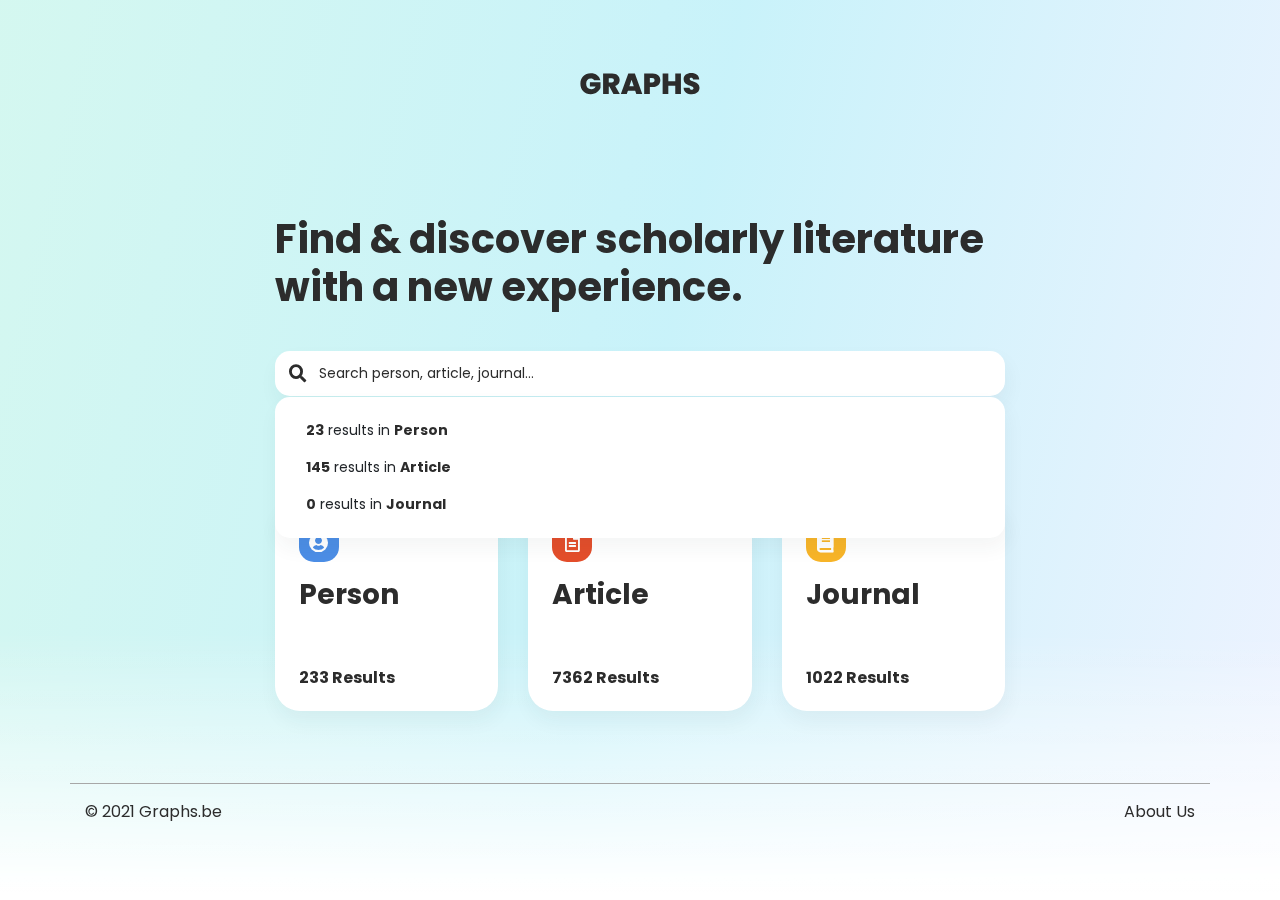
<file: index.html>
<!DOCTYPE html>
<html lang="en">
<head>
	<meta charset="UTF-8">
	<meta name="viewport" content="width=device-width, initial-scale=1, shrink-to-fit=no">
	<link rel="icon" type="image/png" href="images/favicon-small.png" sizes="16x16">
	<link rel="icon" type="image/png" href="images/favicon-large.png" sizes="32x32">
	<title>Graphs DB</title>
	<link rel="stylesheet" href="https://stackpath.bootstrapcdn.com/bootstrap/4.5.2/css/bootstrap.min.css">
	<link rel="stylesheet" type="text/css" href="style.css">
	<link rel="stylesheet" href="https://cdnjs.cloudflare.com/ajax/libs/font-awesome/5.15.2/css/all.min.css">
	<script src="https://ajax.googleapis.com/ajax/libs/jquery/3.5.1/jquery.min.js"></script>
	<script src="https://stackpath.bootstrapcdn.com/bootstrap/4.5.2/js/bootstrap.min.js"></script>

</head>

<body class="home-bg">	
	<div class="home-gradient"></div>
	<div class="container">
		<div class="row">
			<div class="col-12 offset-md-1 col-md-10 offset-lg-2 col-lg-8">
				<div class="logo py-5 my-4">
					<a href="index.html">
						<img src="images/graphs-logo.svg" class="mx-auto">
					</a>
				</div>
				<h1 class="pt-5">Find & discover scholarly literature with a new experience.</h1>
				<div class="form-group form-search py-4 my-3">
					<span class="fa fa-search form-icon"></span>
					<input type="text" class="form-control" placeholder="Search person, article, journal...">
					<div class="search-dropdown">
							<div class="list-autocomplete">
								<button type="button" class="dropdown-item"><em>23</em> results in <em>Person</em></button>
								<button type="button" class="dropdown-item"><em>145</em> results in <em>Article</em></button>
								<button type="button" class="dropdown-item"><em>0</em> results in <em>Journal</em></button>
							</div>
						</div>
				</div>
				<h2>Explore</h2>
				<div class="row pb-5 mb-4">
					<div class="col-12 col-md-4">
						<a href="listing.html" class="card-hover">
							<div class="card-m card-person">
								<span class="fa fa-user-circle card-icon"></span>
								<h3 class="pt-2 pb-3 pt-md-3 pb-md-5 mb-2">Person</h3>
								<h6>233 Results</h6>
							</div>
						</a>
					</div>
					<div class="col-12 col-md-4">
						<a href="listing.html" class="card-hover">
							<div class="card-m card-article">
								<span class="far fa-file-alt card-icon"></span>
								<h3 class="pt-2 pb-3 pt-md-3 pb-md-5 mb-2">Article</h3>
								<h6>7362 Results</h6>
							</div>
						</a>
					</div>
					<div class="col-12 col-md-4">
						<a href="listing.html" class="card-hover">
							<div class="card-m card-journal">
								<span class="fa fa-book card-icon"></span>
								<h3 class="pt-2 pb-3 pt-md-3 pb-md-5 mb-2">Journal</h3>
								<h6>1022 Results</h6>
							</div>
						</a>
					</div>
				</div>
			</div>
		</div>
		<div class="row py-3 footer">
			<div class="col-6">
				<p>&#169; 2021 <a href="index.html">Graphs.be</a></p>
			</div>
			<div class="col-6 text-right">
				<a href="about.html">About Us</a>
			</div>
		</div>
	</div>
</body>
</html>
</file>
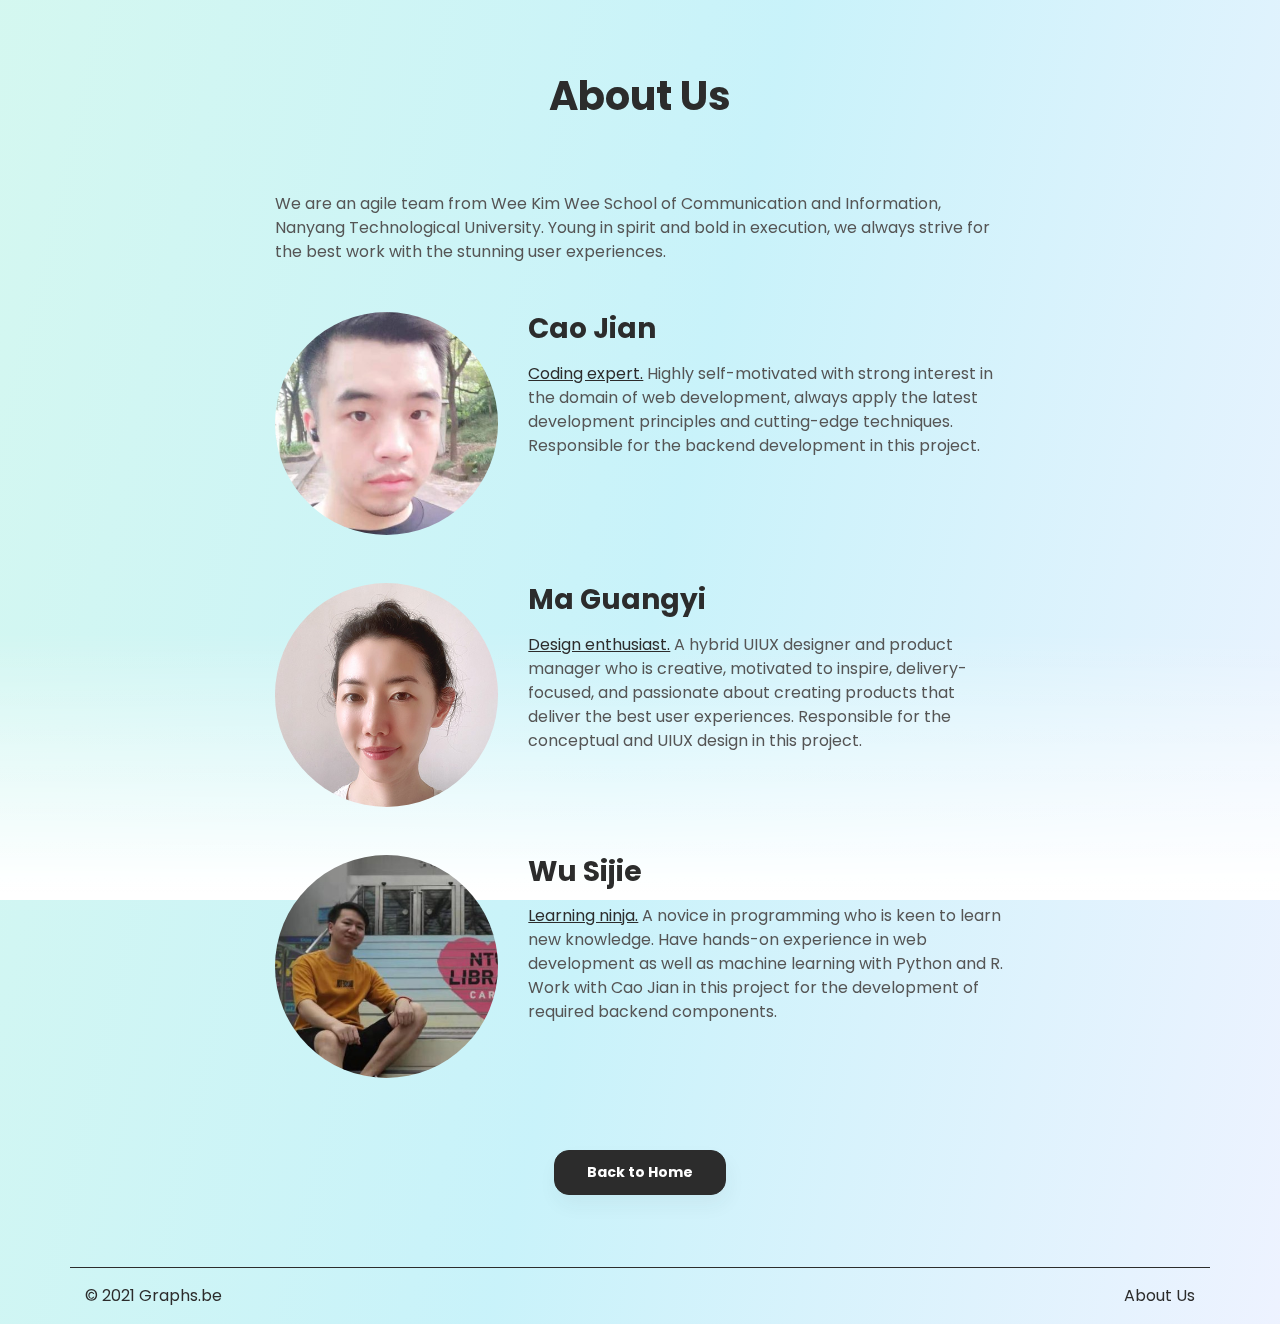
<file: about.html>
<!DOCTYPE html>
<html lang="en">
<head>
	<meta charset="UTF-8">
	<meta name="viewport" content="width=device-width, initial-scale=1, shrink-to-fit=no">
	<link rel="icon" type="image/png" href="images/favicon-small.png" sizes="16x16">
	<link rel="icon" type="image/png" href="images/favicon-large.png" sizes="32x32">
	<title>Graphs DB</title>
	<link rel="stylesheet" href="https://stackpath.bootstrapcdn.com/bootstrap/4.5.2/css/bootstrap.min.css">
	<link rel="stylesheet" type="text/css" href="style.css">
	<link rel="stylesheet" href="https://cdnjs.cloudflare.com/ajax/libs/font-awesome/5.15.2/css/all.min.css">
	<script src="https://ajax.googleapis.com/ajax/libs/jquery/3.5.1/jquery.min.js"></script>
	<script src="https://stackpath.bootstrapcdn.com/bootstrap/4.5.2/js/bootstrap.min.js"></script>

</head>

<body class="home-bg">	
	<div class="home-gradient"></div>
	<div class="container">
		<div class="row">
			<div class="col-12 offset-md-1 col-md-10 offset-lg-2 col-lg-8">
				<h1 class="py-5 my-4 text-center">About Us</h1>
				<p>We are an agile team from Wee Kim Wee School of Communication and Information, Nanyang Technological University. Young in spirit and bold in execution, we always strive for the best work with the stunning user experiences. </p>
				<div class="row pt-5">
					<div class="col-6 offset-3 col-md-4 offset-md-0 pb-5 pb-md-0">
						<img src="images/caojian.jpg" class="rounded-circle img-fluid" alt="Cao Jian">
					</div>
					<div class="col-12 col-md-8">
						<h3>Cao Jian</h3>
						<p class="pt-3"><u>Coding expert.</u> Highly self-motivated with strong interest in the domain of web development, always apply the latest development principles and cutting-edge techniques. Responsible for the backend development in this project.</p>
					</div>
				</div>
				<div class="row pt-5">
					<div class="col-6 offset-3 col-md-4 offset-md-0 pb-5 pb-md-0">
						<img src="images/maguangyi.jpg" class="rounded-circle img-fluid" alt="Ma Guangyi">
					</div>
					<div class="col-12 col-md-8">
						<h3>Ma Guangyi</h3>
						<p class="pt-3"><u>Design enthusiast.</u> A hybrid UIUX designer and product manager who is creative, motivated to inspire, delivery-focused, and passionate about creating products that deliver the best user experiences. Responsible for the conceptual and UIUX design in this project.</p>
					</div>
				</div>
				<div class="row pt-5">
					<div class="col-6 offset-3 col-md-4 offset-md-0 pb-5 pb-md-0">
						<img src="images/wusijie.jpg" class="rounded-circle img-fluid" alt="Wu Sijie">
					</div>
					<div class="col-12 col-md-8">
						<h3>Wu Sijie</h3>
						<p class="pt-3"><u>Learning ninja.</u> A novice in programming who is keen to learn new knowledge. Have hands-on experience in web development as well as machine learning with Python and R. Work with Cao Jian in this project for the development of required backend components.</p>
					</div>
				</div>
				<div class="row py-5">
					<div class="col-12 text-center">
						<a href="index.html"><button class="btn btn-dark my-4">Back to Home</button></a>
					</div>
				</div>
			</div>	
		</div>
		<div class="row py-3 footer">
			<div class="col-6">
				<p>&#169; 2021 <a href="index.html">Graphs.be</a></p>
			</div>
			<div class="col-6 text-right">
				<a href="about.html">About Us</a>
			</div>
		</div>
	</div>
</body>
</html>
</file>
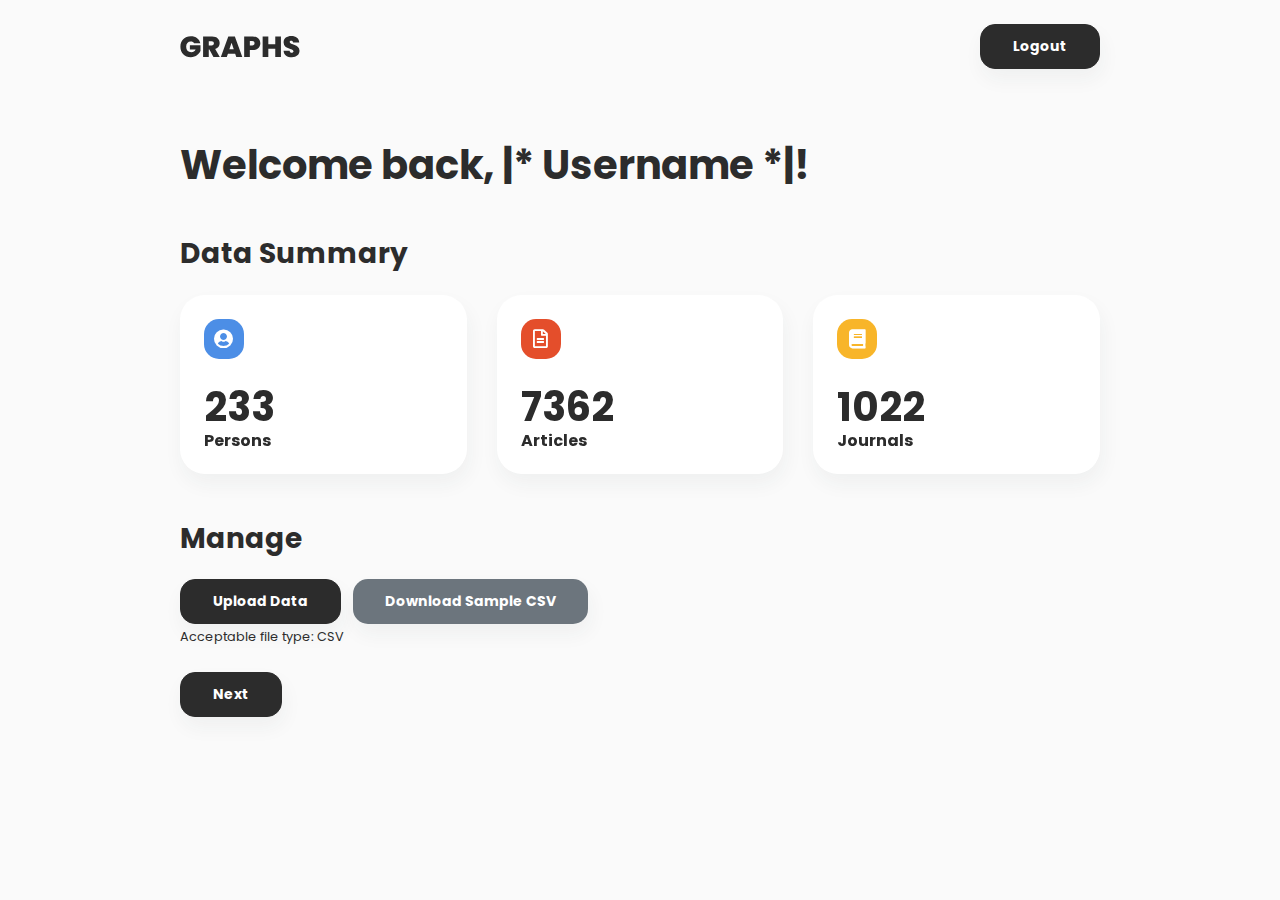
<file: admin-dash.html>
<!DOCTYPE html>
<html lang="en">
<head>
	<meta charset="UTF-8">
	<meta name="viewport" content="width=device-width, initial-scale=1, shrink-to-fit=no">
	<link rel="icon" type="image/png" href="images/favicon-small.png" sizes="16x16">
	<link rel="icon" type="image/png" href="images/favicon-large.png" sizes="32x32">
	<title>Graphs DB</title>
	<link rel="stylesheet" href="https://stackpath.bootstrapcdn.com/bootstrap/4.5.2/css/bootstrap.min.css">
	<link rel="stylesheet" type="text/css" href="style.css">
	<link rel="stylesheet" href="https://cdnjs.cloudflare.com/ajax/libs/font-awesome/5.15.2/css/all.min.css">
	<script src="https://ajax.googleapis.com/ajax/libs/jquery/3.5.1/jquery.min.js"></script>
	<script src="https://stackpath.bootstrapcdn.com/bootstrap/4.5.2/js/bootstrap.min.js"></script>

</head>

<body class="admin-bg">
	<div class="container pb-4">
		<div class="row">
			<div class="col-12 col-lg-10 offset-lg-1">
				<div class="row py-4">
					<div class="col-6 my-auto">
						<div class="logo">
							<a href="index.html">
								<img src="images/graphs-logo.svg">	
							</a>
						</div>
					</div>
					<div class="col-6">
						<button class="btn btn-dark float-right"><a href="login.html">Logout</a></button>
					</div>
				</div>
			</div>
		</div>
		<div class="row pt-5">
			<div class="col-12 col-lg-10 offset-lg-1">
				<h1>Welcome back, |* Username *|!</h1>
				<h3 class="pt-5">Data Summary</h3>
				<div class="row">
					<div class="col-12 col-md-4">
							<div class="card-m card-person">
								<span class="fa fa-user-circle card-icon"></span>
								<h1 class="pt-4">233</h1>
								<h6>Persons</h6>
							</div>
					</div>
					<div class="col-12 col-md-4">
							<div class="card-m card-article">
								<span class="far fa-file-alt card-icon"></span>
								<h1 class="pt-4">7362</h1>
								<h6>Articles</h6>
							</div>
					</div>
					<div class="col-12 col-md-4">
							<div class="card-m card-journal">
								<span class="fa fa-book card-icon"></span>
								<h1 class="pt-4">1022</h1>
								<h6>Journals</h6>
							</div>
					</div>
				</div>
				<h3 class="pt-5">Manage</h3>
				<button class="btn btn-dark mt-4">Upload Data</button>
				<button class="btn btn-secondary ml-2 mt-4">Download Sample CSV</button>
				<p><small>Acceptable file type: CSV</small></p>
				<button class="btn btn-dark mt-4"><a href="admin-validate.html">Next</a></button>
			</div>
		</div>
	</div>
</div>
</body>
</html>
</file>
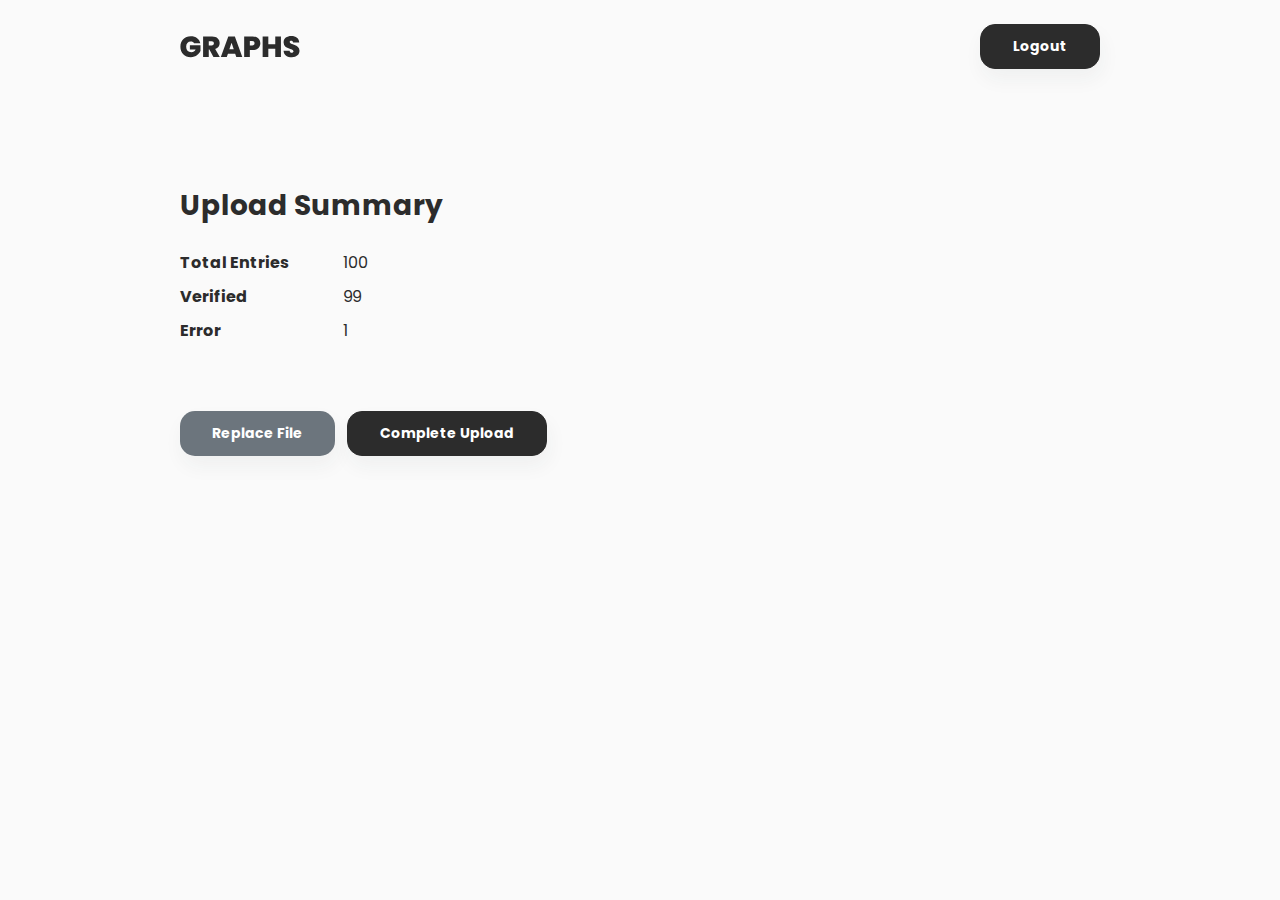
<file: admin-validate.html>
<!DOCTYPE html>
<html lang="en">
<head>
	<meta charset="UTF-8">
	<meta name="viewport" content="width=device-width, initial-scale=1, shrink-to-fit=no">
	<link rel="icon" type="image/png" href="images/favicon-small.png" sizes="16x16">
	<link rel="icon" type="image/png" href="images/favicon-large.png" sizes="32x32">
	<title>Graphs DB</title>
	<link rel="stylesheet" href="https://stackpath.bootstrapcdn.com/bootstrap/4.5.2/css/bootstrap.min.css">
	<link rel="stylesheet" type="text/css" href="style.css">
	<link rel="stylesheet" href="https://cdnjs.cloudflare.com/ajax/libs/font-awesome/5.15.2/css/all.min.css">
	<script src="https://ajax.googleapis.com/ajax/libs/jquery/3.5.1/jquery.min.js"></script>
	<script src="https://stackpath.bootstrapcdn.com/bootstrap/4.5.2/js/bootstrap.min.js"></script>

</head>

<body class="admin-bg">
	<div class="container pb-4">
		<div class="row">
			<div class="col-12 col-lg-10 offset-lg-1">
				<div class="row py-4">
					<div class="col-6 my-auto">
						<div class="logo">
							<a href="index.html">
								<img src="images/graphs-logo.svg">	
							</a>
						</div>
					</div>
					<div class="col-6">
						<button class="btn btn-dark float-right"><a href="login.html">Logout</a></button>
					</div>
				</div>
			</div>
		</div>
		<div class="row pt-5">
			<div class="col-12 col-lg-10 offset-lg-1">
				<h3 class="pt-5 pb-4">Upload Summary</h3>
				<table class="table table-borderless table-sm table-upload">
					<tbody>
						<tr>
							<th scope="row">Total Entries</th>
							<td>100</td>
						</tr>
						<tr>
							<th scope="row">Verified</th>
							<td>99</td>
						</tr>
						<tr>
							<th scope="row">Error</th>
							<td colspan="2">1</td>
						</tr>
					</tbody>
				</table>
				<button class="btn btn-secondary mt-5"><a href="admin-dash.html">Replace File</a></button>
				<button class="btn btn-dark ml-2 mt-5"><a href="admin-dash.html">Complete Upload</a></button>
			</div>
		</div>
	</div>
</div>
</body>
</html>
</file>
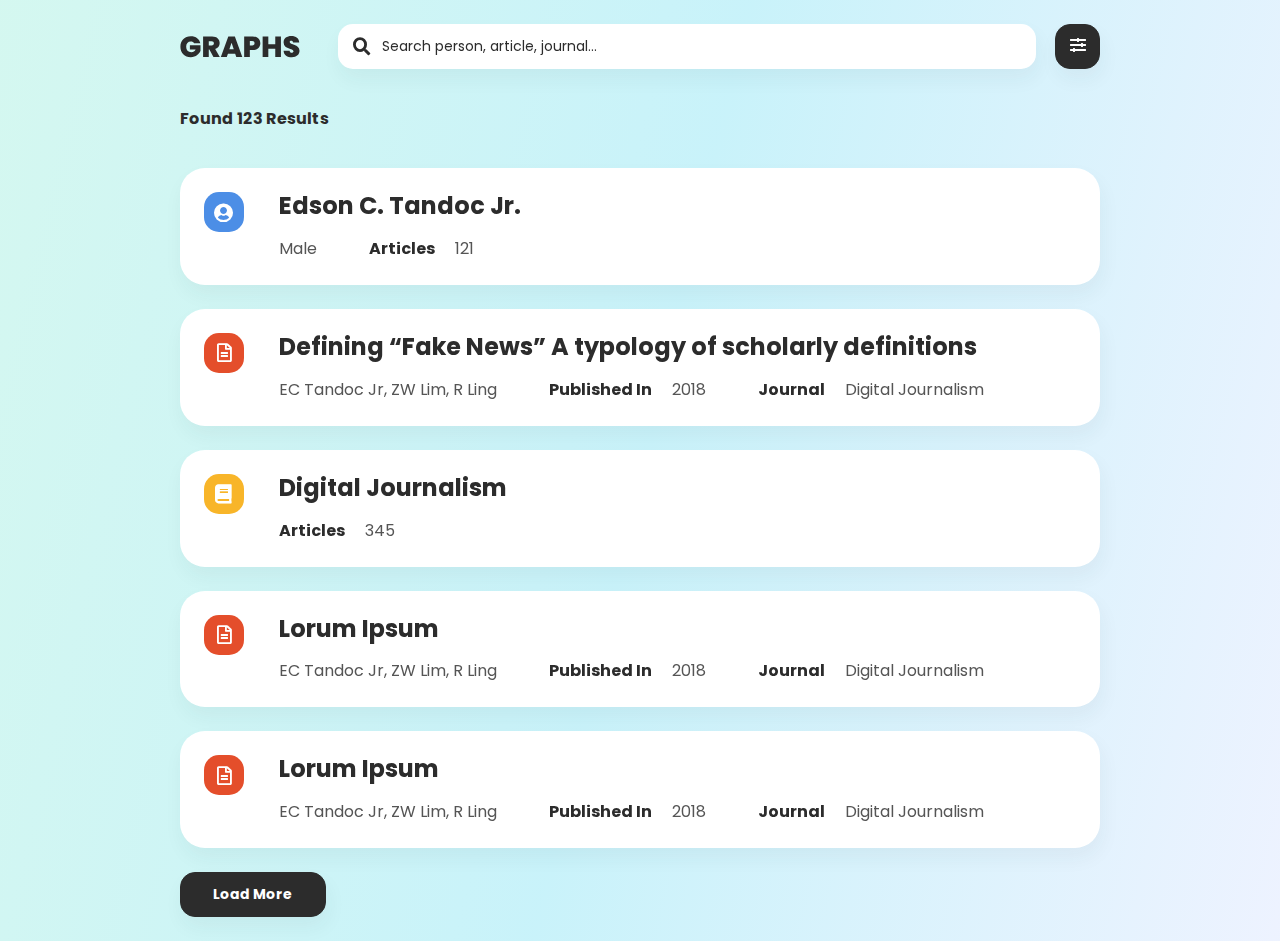
<file: listing.html>
<!DOCTYPE html>
<html lang="en">
<head>
	<meta charset="UTF-8">
	<meta name="viewport" content="width=device-width, initial-scale=1, shrink-to-fit=no">
	<link rel="icon" type="image/png" href="images/favicon-small.png" sizes="16x16">
	<link rel="icon" type="image/png" href="images/favicon-large.png" sizes="32x32">
	<title>Graphs DB</title>
	<link rel="stylesheet" href="https://stackpath.bootstrapcdn.com/bootstrap/4.5.2/css/bootstrap.min.css">
	<link rel="stylesheet" type="text/css" href="style.css">
	<link rel="stylesheet" href="https://cdnjs.cloudflare.com/ajax/libs/font-awesome/5.15.2/css/all.min.css">
	<script src="https://ajax.googleapis.com/ajax/libs/jquery/3.5.1/jquery.min.js"></script>
	<script src="https://stackpath.bootstrapcdn.com/bootstrap/4.5.2/js/bootstrap.min.js"></script>

</head>

<body class="home-bg">
	<div class="container">
		<div class="row">
			<div class="col-12 col-lg-10 offset-lg-1">
				<div class="row pt-0 pb-4 py-md-4">
					<div class="col-12 col-md-4 col-lg-2 my-auto">
						<div class="logo py-5 py-md-0 ">
							<a href="index.html">
							<img src="images/graphs-logo.svg" class="mx-auto mx-md-0">	
						</a>
						</div>
					</div>
					<div class="col-12 col-md-8 col-lg-10">
						<div class="form-group form-search mb-0 mr-5 pr-3">
									<span class="fa fa-search form-icon"></span>
									<input type="text" class="form-control" placeholder="Search person, article, journal...">
								</div>
						<button class="btn btn-dark btn-sqr search-filter"><a href="#" data-toggle="modal" data-target="#FilterModal"><i class="fa fa-sliders-h btn-icon"></i></a></button>
					</div>
				</div>
				<h6 class="py-3">Found 123 Results</h6>
				<a href="person-detail.html" class="card-hover">
					<div class="card-m card-person">
					<div class="row">
						<div class="col-2 col-lg-1">
							<span class="fa fa-user-circle card-icon"></span>
						</div>
						<div class="col-10 col-lg-11">
							<h4 class="pb-3">Edson C. Tandoc Jr.</h4>
							<p>Male</p>
							<p class="ml-5"><b>Articles</b></p>
							<p class="ml-3">121</p>
						</div>
					</div>
				</div>
				</a>
				<a href="article-detail.html" class="card-hover">
				<div class="card-m card-article">
					<div class="row">
						<div class="col-2 col-lg-1">
							<span class="far fa-file-alt card-icon"></span>
						</div>
						<div class="col-10 col-lg-11">
							<h4 class="pb-3">Defining “Fake News” A typology of scholarly definitions</h4>
							<p>EC Tandoc Jr, ZW Lim, R Ling</p>
							<p class="ml-5"><b>Published In</b></p>
							<p class="ml-3">2018</p>
							<p class="ml-5"><b>Journal</b></p>
							<p class="ml-3">Digital Journalism</p>
						</div>
					</div>
				</div>
			</a>
			<a href="journal-detail.html" class="card-hover">
				<div class="card-m card-journal">
					<div class="row">
						<div class="col-2 col-lg-1">
							<span class="fa fa-book card-icon"></span>
						</div>
						<div class="col-10 col-lg-11">
							<h4 class="pb-3">Digital Journalism</h4>
							<p><b>Articles</b></p>
							<p class="ml-3">345</p>
						</div>
					</div>
				</div>
			</a>
			<a href="article-detail.html" class="card-hover">
				<div class="card-m card-article">
					<div class="row">
						<div class="col-2 col-lg-1">
							<span class="far fa-file-alt card-icon"></span>
						</div>
						<div class="col-10 col-lg-11">
							<h4 class="pb-3">Lorum Ipsum</h4>
							<p>EC Tandoc Jr, ZW Lim, R Ling</p>
							<p class="ml-5"><b>Published In</b></p>
							<p class="ml-3">2018</p>
							<p class="ml-5"><b>Journal</b></p>
							<p class="ml-3">Digital Journalism</p>
						</div>
					</div>
				</div>
			</a>
			<a href="article-detail.html" class="card-hover">
				<div class="card-m card-article">
					<div class="row">
						<div class="col-2 col-lg-1">
							<span class="far fa-file-alt card-icon"></span>
						</div>
						<div class="col-10 col-lg-11">
							<h4 class="pb-3">Lorum Ipsum</h4>
							<p>EC Tandoc Jr, ZW Lim, R Ling</p>
							<p class="ml-5"><b>Published In</b></p>
							<p class="ml-3">2018</p>
							<p class="ml-5"><b>Journal</b></p>
							<p class="ml-3">Digital Journalism</p>
						</div>
					</div>
				</div>
			</a>
				<button class="btn btn-dark my-4">Load More</button>
			</div>
		</div>
	</div>

	<!-- Filter Modal-->
                    <div class="modal fade" id="FilterModal" tabindex="-1" role="dialog" aria-labelledby="ModalLabel" aria-hidden="true">
                        <div class="modal-dialog" role="document">
                          <div class="modal-content">
                            <div class="modal-header">
                                <h6 class="modal-title" id="exampleModalLabel">Set Filters</h6>
                                <button class="close" type="button" data-dismiss="modal" aria-label="Close">
                                    <span aria-hidden="true">×</span>
                                </button>
                            </div>
                            <div class="modal-body">
                                <form>
                                    <div class="row">
                                        <div class="col-12">
                                        	<h6 class="pb-3">Publication Year</h6>
                                        </div>
                                    	<div class="col-6">
                                    		<input type="text" class="form-control mb-3" id="pubFilterFrom" name="pubFilterFrom" placeholder="from">
                                    	</div>
                                    	<div class="col-6">
                                    		<input type="text" class="form-control mb-3" id="pubFilterTo" name="pubFilterTo" placeholder="to">
                                    	</div> 
                                    	<div class="col-12">
                                    		<h6 class="pb-3">Category</h6>
                                    		<div class="btn-group" data-toggle="buttons">
                                    			<span class="button-checkbox">
											        <button type="button" class="btn" data-color="dark">Person</button>
											        <input type="checkbox" style="display: none;" />
											    </span>
											    <span class="button-checkbox">
											        <button type="button" class="btn ml-2" data-color="dark">Article</button>
											        <input type="checkbox" style="display: none;" />
											    </span>
											    <span class="button-checkbox">
											        <button type="button" class="btn ml-2" data-color="dark">Journal</button>
											        <input type="checkbox" style="display: none;" />
											    </span>
											</div>
                                    	</div>    
                                    </div>
                                </form>
                            </div>
                            <div class="modal-footer">
                              <button class="btn btn-secondary" type="button" data-dismiss="modal">Cancel</button>
                              <button class="btn btn-dark" type="button" data-dismiss="modal">Apply Filter</button>
                          </div>
                      </div>
                  </div>
              </div>

              <script type="text/javascript">
              	$(function () {
				    $('.button-checkbox').each(function () {

				        // Settings
				        var $widget = $(this),
				            $button = $widget.find('button'),
				            $checkbox = $widget.find('input:checkbox'),
				            color = $button.data('color'),
				            settings = {
				                on: {  
				                },
				                off: {
				                }
				            };

				        // Event Handlers
				        $button.on('click', function () {
				            $checkbox.prop('checked', !$checkbox.is(':checked'));
				            $checkbox.triggerHandler('change');
				            updateDisplay();
				        });
				        $checkbox.on('change', function () {
				            updateDisplay();
				        });

				        // Actions
				        function updateDisplay() {
				            var isChecked = $checkbox.is(':checked');

				            // Set the button's state
				            $button.data('state', (isChecked) ? "on" : "off");

				            // Set the button's icon
				            $button.find('.state-icon')
				                .removeClass()
				                .addClass('state-icon ' + settings[$button.data('state')].icon);

				            // Update the button's color
				            if (isChecked) {
				                $button
				                    .removeClass('btn-default')
				                    .addClass('btn-' + color + ' active');
				            }
				            else {
				                $button
				                    .removeClass('btn-' + color + ' active')
				                    .addClass('btn-default');
				            }
				        }

				        // Initialization
				        function init() {
				            updateDisplay();
				        }
				        init();
				    });
				});
              </script>
</body>
</html>
</file>
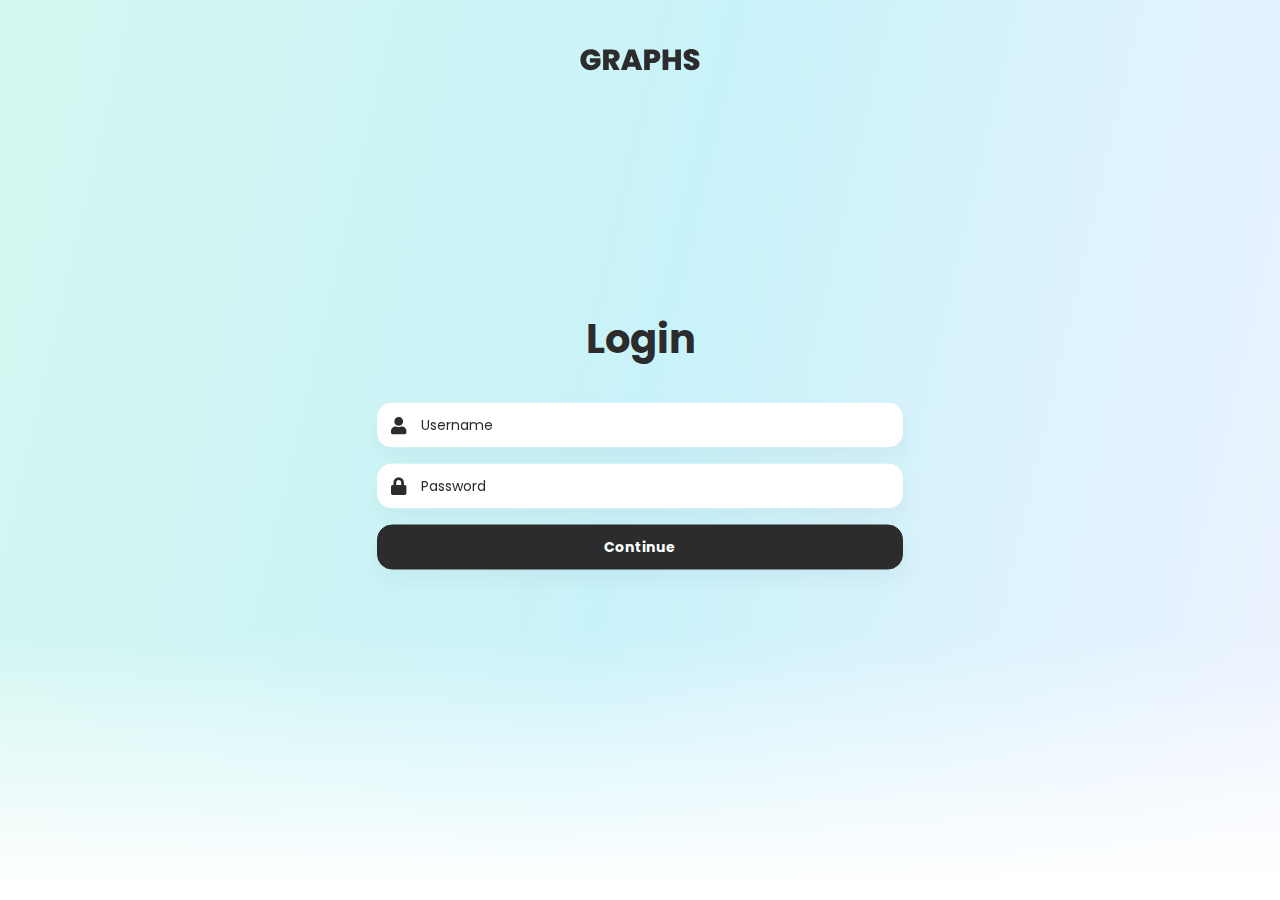
<file: login.html>
<!DOCTYPE html>
<html lang="en">
<head>
	<meta charset="UTF-8">
	<meta name="viewport" content="width=device-width, initial-scale=1, shrink-to-fit=no">
	<link rel="icon" type="image/png" href="images/favicon-small.png" sizes="16x16">
	<link rel="icon" type="image/png" href="images/favicon-large.png" sizes="32x32">
	<title>Graphs DB</title>
	<link rel="stylesheet" href="https://stackpath.bootstrapcdn.com/bootstrap/4.5.2/css/bootstrap.min.css">
	<link rel="stylesheet" type="text/css" href="style.css">
	<link rel="stylesheet" href="https://cdnjs.cloudflare.com/ajax/libs/font-awesome/5.15.2/css/all.min.css">
	<script src="https://ajax.googleapis.com/ajax/libs/jquery/3.5.1/jquery.min.js"></script>
	<script src="https://stackpath.bootstrapcdn.com/bootstrap/4.5.2/js/bootstrap.min.js"></script>
</head>

<body class="home-bg">	
	<div class="home-gradient"></div>
	<div class="logo pt-5">
		<a href="index.html">
			<img src="images/graphs-logo.svg" class="mx-auto">
		</a>
	</div>
	<div class="container form-signin">
		<form>
				<h1 class="text-center">Login</h1>
				<div class="form-group form-search pt-4 mt-3">
					<span class="fa fa-user form-icon"></span>
				<input type="text" class="form-control mb-3" id="username" name="username" placeholder="Username">
				<span class="fa fa-lock form-icon"></span>
				<input type="password" class="form-control mb-3" id="password" name="password" placeholder="Password">
			</div>
			<button class="btn btn-dark btn-block mb-3" type="submit"><a href="admin-dash.html">Continue</a></button>
		</form>
		</div>
	</div>
</body>
</html>
</file>
<file: style.css>
@import url('https://fonts.googleapis.com/css2?family=Poppins:wght@400;700&display=swap');

* {
  padding: 0;
  margin: 0;
  -webkit-font-smoothing: antialiased;
  -moz-osx-font-smoothing: grayscale;
  font-family: 'Poppins', 'Helvetica Neue', Helvetica, Arial, 'sans-serif';
  color: #2c2c2c;
}

html {
  font-size: 0.875rem;
}

@media only screen and (min-width: 768px) {
  html {
    font-size: 1rem;
  }

  .form-control {
    font-size: 0.875rem;
  }

  form label {
    font-size: 0.875rem;
  }
}

h1, h2, h3, h4, h5, h6 {
  font-weight: 700;
  margin: 0;
  
}

p {
  color: #555;
  margin: 0;
}

a {
  cursor: pointer;
}

textarea:hover, 
input:hover, 
textarea:active, 
input:active, 
textarea:focus, 
input:focus,
button:focus,
button:active,
button:hover,
label:focus,
.btn:active,
.btn.active
{
  outline:0px !important;
  -webkit-appearance:none;
  box-shadow: none !important;
}

textarea:hover, 
input:hover, 
textarea:active, 
input:active, 
textarea:focus, 
input:focus {
  border: 1px solid #ced4da !important;
}

.btn {
  height: 45px;
  padding: 0.375rem 2rem;
  font-weight: 700;
  font-size: 0.875rem;
  border-radius: 15px;
}

.btn a {
  display: block;
  color: #fff;
  text-decoration: none;
}

.btn-icon {
  color: #fff;
  font-size: 1rem;
}

.btn-secondary {
  color: #fff;
  border: none;
  box-shadow: 2px 10px 20px rgba(46, 54, 68, 0.05);
  transition: ease-in-out 0.2s;
}

.btn-dark {
  color: #fff;
  background-color: #2c2c2c;
  box-shadow: 2px 10px 20px rgba(46, 54, 68, 0.05);
  transition: ease-in-out 0.2s;
  border: 1px solid #2c2c2c !important;
}

.btn-dark:hover,
.btn-dark:focus,
.btn-dark:active {
  box-shadow: 2px 10px 22px rgba(46, 54, 68, 0.2) !important;
}

.btn-sqr {
  padding: 0.375rem 0.875rem;
  height: 45px;
  width: 45px;
}

.logo img {
  display: block;
  width: 120px;
}

.home-bg {
  background: rgb(255,224,219, 0.5);
  background: linear-gradient(143deg, rgba(255,224,219,0.5) 0%, rgba(207,255,252,0.5) 100%);
  background: linear-gradient(-257deg,rgba(170, 240, 225, 0.5),rgba(147, 230, 245, 0.5) 50%, rgba(220, 230, 255, 0.5));
  min-height: 100vh;
}

.person-bg {
  background: rgba(76, 142, 230, 0.15);
}

.article-bg {
  background: rgba(228, 78, 43, 0.1);
}

.journal-bg {
  background: rgba(248, 181, 41, 0.2);
}

.admin-bg {
  background: #fafafa;
}

.home-gradient {
    position: fixed;
    height: 30vh;
    bottom: 0;
    left: 0;
    right: 0;
    background: linear-gradient(0deg,#fff 3%,hsla(0,0%,100%,0));
  }

@media only screen and (min-width: 768px) {
  .home-content {
    position: absolute;
    top: 50%;
    left: 50%;
    transform: translate(-50%, -50%);
  }
}

.form-control {
  border-radius: 10px;
}

.form-search {
  position: relative;
}

.form-search .form-control {
  padding: 0.75rem 2.75rem 0.75rem;
  height: 45px;
  border-radius: 15px;
  border: none !important;
  background: rgba(255, 255, 255, 1);
  backdrop-filter: blur(35px);
  background-clip: padding-box;
  box-shadow: 2px 10px 20px rgba(46, 54, 68, 0.05);
  color: #2c2c2c;
  transition: ease-in-out 0.2s;
}



.form-search .form-icon {
  position: absolute;
  z-index: 2;
  display: block;
  font-size: 1.1rem;
  padding: 0.9rem;
  text-align: center;
  pointer-events: none;
}

.form-search .form-control::placeholder {
  color: #2c2c2c;
  opacity: 1;
}

.form-search .form-control:-ms-input-placeholder {
  color: #2c2c2c;
}

.form-search .form-control::-ms-input-placeholder {
  color: #2c2c2c;
}

.button-checkbox .btn {
  height: calc(1.5em + .75rem + 2px);
  border-radius: 10px;
  border: 1px solid #ced4da;
}

.search-filter {
  position: absolute;
  top: 0;
  right: 15px;
}

a.card-hover,
a.card-hover:hover {
  color: inherit;
  text-decoration: none;
}

.card-hover .card-m,
.card-hover .card-s
 {
  transition: ease-in-out 0.2s;
}

.card-hover .card-m:hover {
  transform: translateY(-5px);
  background: rgba(255, 255, 255, 1);
  box-shadow: 2px 15px 20px rgba(46, 54, 68, 0.13);
}

.card-hover .card-s:hover {
  transform: translateY(-3px);
}

.card-m {
  margin-top: 1.5rem;
  padding: 1.5rem;
  background: rgba(255, 255, 255, 1);
  border-radius: 25px;
  backdrop-filter: blur(35px);
  background-clip: padding-box;
  box-shadow: 2px 10px 20px rgba(46, 54, 68, 0.05);
}

.card-m .card-icon {
  font-size: 1.2rem;
  width: 2.5rem;
  height: 2.5rem;
  padding-top: 0.65rem;
  border-radius: 15px;
  color: #fff;
}

.card-m p {
  display: inline-block;
}

.card-person .card-icon {
  background: rgba(76, 142, 230, 1);
  padding-left: 0.65rem;
}

.card-article .card-icon {
  background: rgba(228, 78, 43, 1);
  padding-left: 0.8rem;
}

.card-journal .card-icon {
  background: rgba(248, 181, 41, 1);
  padding-left: 0.7rem;
}

.card-s {
  margin-top: 1rem;
  padding: 1rem;
  border-radius: 15px;
}

.card-s-person {
  background: rgba(76, 142, 230, 0.08);
}

.card-s-journal {
  background: rgba(248, 181, 41, 0.08);
}

.card-s p {
  font-size: 0.8rem;
}

.card-s .card-icon {
  position: absolute;
  font-size: 1rem;
  width: 2rem;
  height: 2rem;
  border-radius: 12px;
  padding-top: 0.5rem;
  padding-left: 0.55rem;
}

.card-graph {
  position: relative;
}

.graph-filter {
  position: absolute;
  right: 1.5rem;
  top: 1.5rem;
}

.form-signin {
  position: absolute;
  top: 50%;
  left: 50%;
  transform: translate(-50%, -50%);
  max-width: 556px;
}

.table-sm td, .table-sm th {
  padding: 0.3rem 0;
}

.table-upload {
  width: 100%;
  max-width: 200px;
}

/** search suggestion **/
.search-dropdown {
  z-index: 999;
  position: absolute;
  width: 100%;
  margin-top: 1px;
  padding: 15px;
  border: none;
  border-radius: 15px;
  font-size: 0.875rem;
  box-shadow: 2px 10px 20px rgb(46 54 68 / 5%);
  background: #fff;
}

.dropdown-item {
  padding: 0.5rem 1rem;
  border-radius: 5px;
}

.dropdown-item em {
 font-weight: 700;
 font-style: normal;
}

.dropdown-item.disabled em {
 color: #6c757d;
 pointer-events: none;
 background-color: transparent;
}

/** charts **/

.bar-chart-axis {
  font-size: 1.25rem;
  font-weight: 700;
}

.bar-chart-axis path, .bar-chart-axis line{
  fill: none;
  stroke: none;
}

.bar-tooltip {
  position: absolute;
  text-align: center;
  line-height: 1.3;
  padding: 10px 12px;
  background: #fff;
  color: #222;
  font-size: 14px;
  border-radius: 10px;
  pointer-events: none; 
  box-shadow: inset 0 0 0 #efefef, 0 2px 15px 0 rgba(0,0,0,.06);
}

/** about us **/
.footer {
  border-top: 1px solid #2c2c2c;
}

.footer p {
  color: #2c2c2c;
}

.footer a {
  color: #2c2c2c;
  text-decoration: none;
}
</file>
